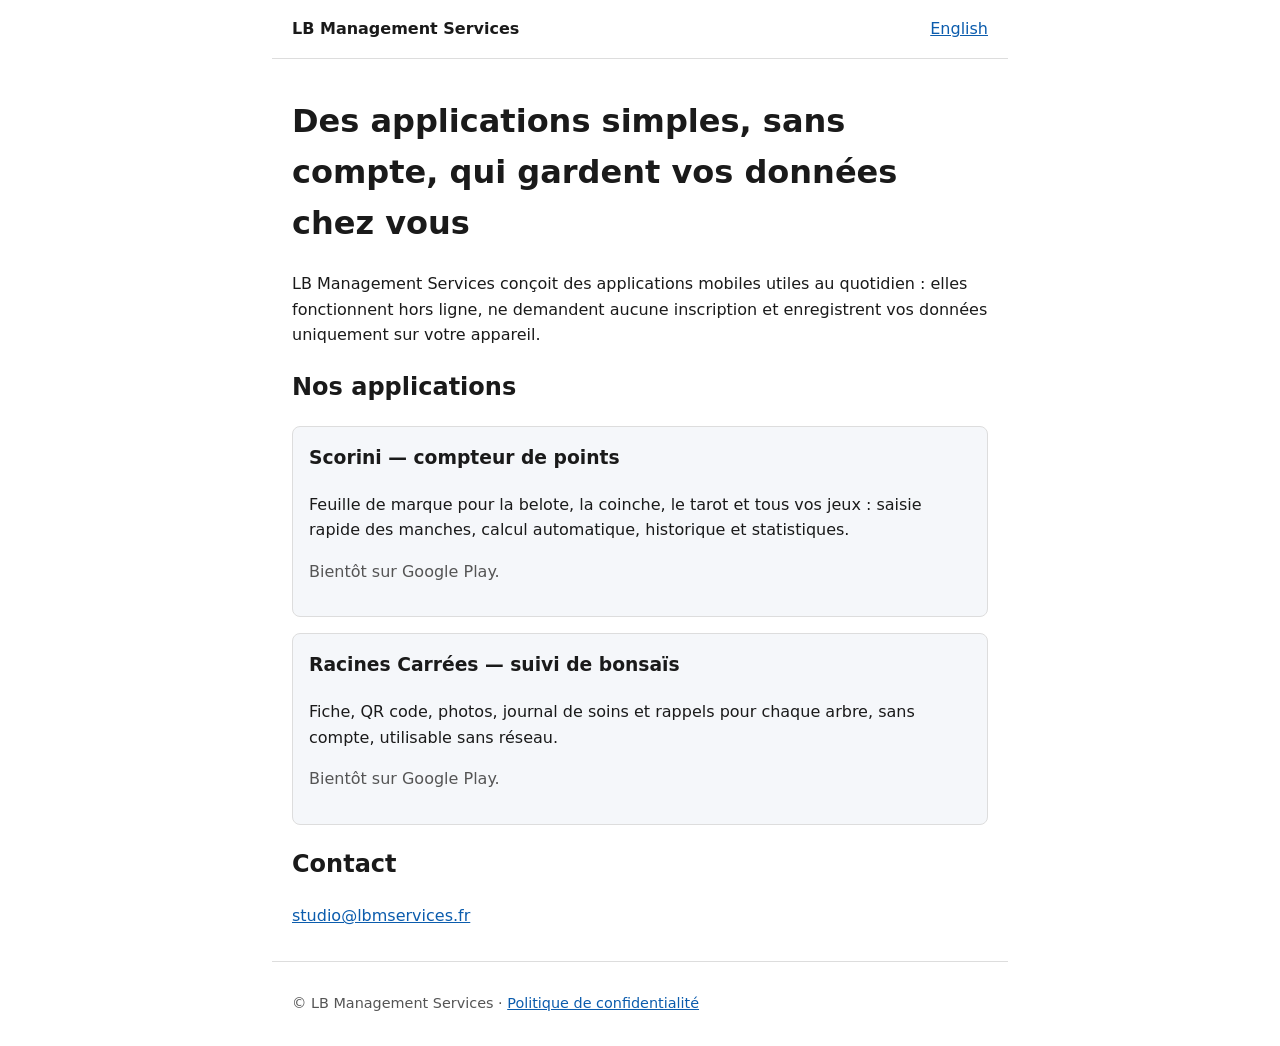
<file: index.html>
<!doctype html>
<html lang="fr">
  <head>
    <meta charset="utf-8" />
    <meta name="viewport" content="width=device-width, initial-scale=1" />
    <title>LB Management Services — applications mobiles</title>
    <meta
      name="description"
      content="LB Management Services édite des applications mobiles simples et respectueuses de la vie privée."
    />
    <link rel="stylesheet" href="style.css" />
    <link rel="alternate" hreflang="en" href="en/" />
  </head>
  <body>
    <header>
      <a class="brand" href="./">LB Management Services</a>
      <a href="en/" hreflang="en" lang="en">English</a>
    </header>
    <main>
      <h1>Des applications simples, sans compte, qui gardent vos données chez vous</h1>
      <p>
        LB Management Services conçoit des applications mobiles utiles au quotidien : elles
        fonctionnent hors ligne, ne demandent aucune inscription et enregistrent vos données
        uniquement sur votre appareil.
      </p>

      <h2>Nos applications</h2>
      <ul class="apps">
        <li>
          <h3>Scorini — compteur de points</h3>
          <p>
            Feuille de marque pour la belote, la coinche, le tarot et tous vos jeux : saisie rapide
            des manches, calcul automatique, historique et statistiques.
          </p>
          <p class="muted">Bientôt sur Google Play.</p>
        </li>
        <li>
          <h3>Racines Carrées — suivi de bonsaïs</h3>
          <p>
            Fiche, QR code, photos, journal de soins et rappels pour chaque arbre, sans compte,
            utilisable sans réseau.
          </p>
          <p class="muted">Bientôt sur Google Play.</p>
        </li>
      </ul>

      <h2>Contact</h2>
      <p><a href="mailto:studio@lbmservices.fr">studio@lbmservices.fr</a></p>
    </main>
    <footer>
      <p>
        © LB Management Services ·
        <a href="confidentialite.html">Politique de confidentialité</a>
      </p>
    </footer>
  </body>
</html>
</file>
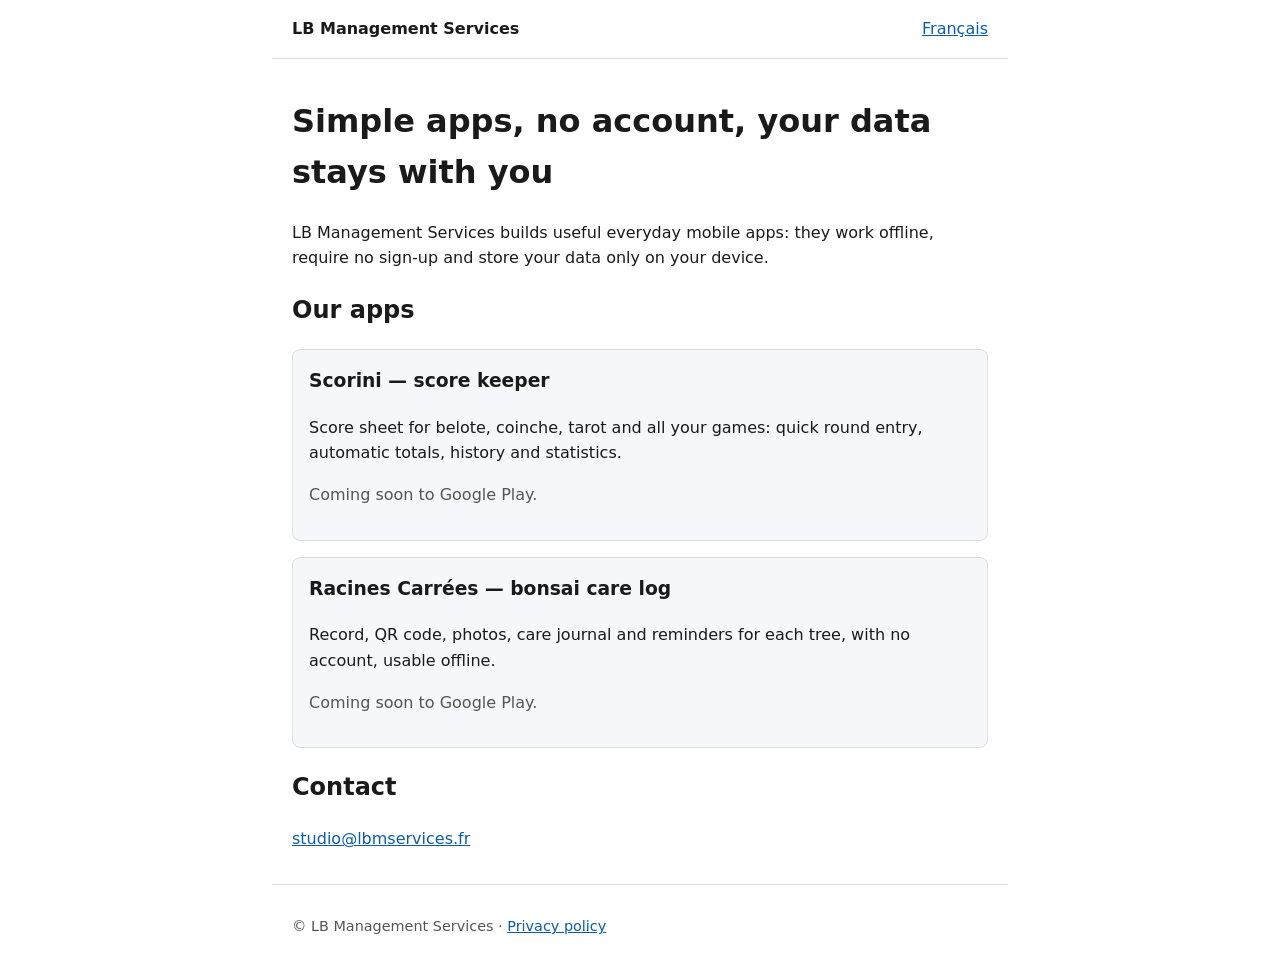
<file: en/index.html>
<!doctype html>
<html lang="en">
  <head>
    <meta charset="utf-8" />
    <meta name="viewport" content="width=device-width, initial-scale=1" />
    <title>LB Management Services — mobile apps</title>
    <meta
      name="description"
      content="LB Management Services publishes simple, privacy-friendly mobile apps."
    />
    <link rel="stylesheet" href="../style.css" />
    <link rel="alternate" hreflang="fr" href="../" />
  </head>
  <body>
    <header>
      <a class="brand" href="./">LB Management Services</a>
      <a href="../" hreflang="fr" lang="fr">Français</a>
    </header>
    <main>
      <h1>Simple apps, no account, your data stays with you</h1>
      <p>
        LB Management Services builds useful everyday mobile apps: they work offline, require no
        sign-up and store your data only on your device.
      </p>

      <h2>Our apps</h2>
      <ul class="apps">
        <li>
          <h3>Scorini — score keeper</h3>
          <p>
            Score sheet for belote, coinche, tarot and all your games: quick round entry, automatic
            totals, history and statistics.
          </p>
          <p class="muted">Coming soon to Google Play.</p>
        </li>
        <li>
          <h3>Racines Carrées — bonsai care log</h3>
          <p>
            Record, QR code, photos, care journal and reminders for each tree, with no account,
            usable offline.
          </p>
          <p class="muted">Coming soon to Google Play.</p>
        </li>
      </ul>

      <h2>Contact</h2>
      <p><a href="mailto:studio@lbmservices.fr">studio@lbmservices.fr</a></p>
    </main>
    <footer>
      <p>
        © LB Management Services ·
        <a href="privacy.html">Privacy policy</a>
      </p>
    </footer>
  </body>
</html>
</file>
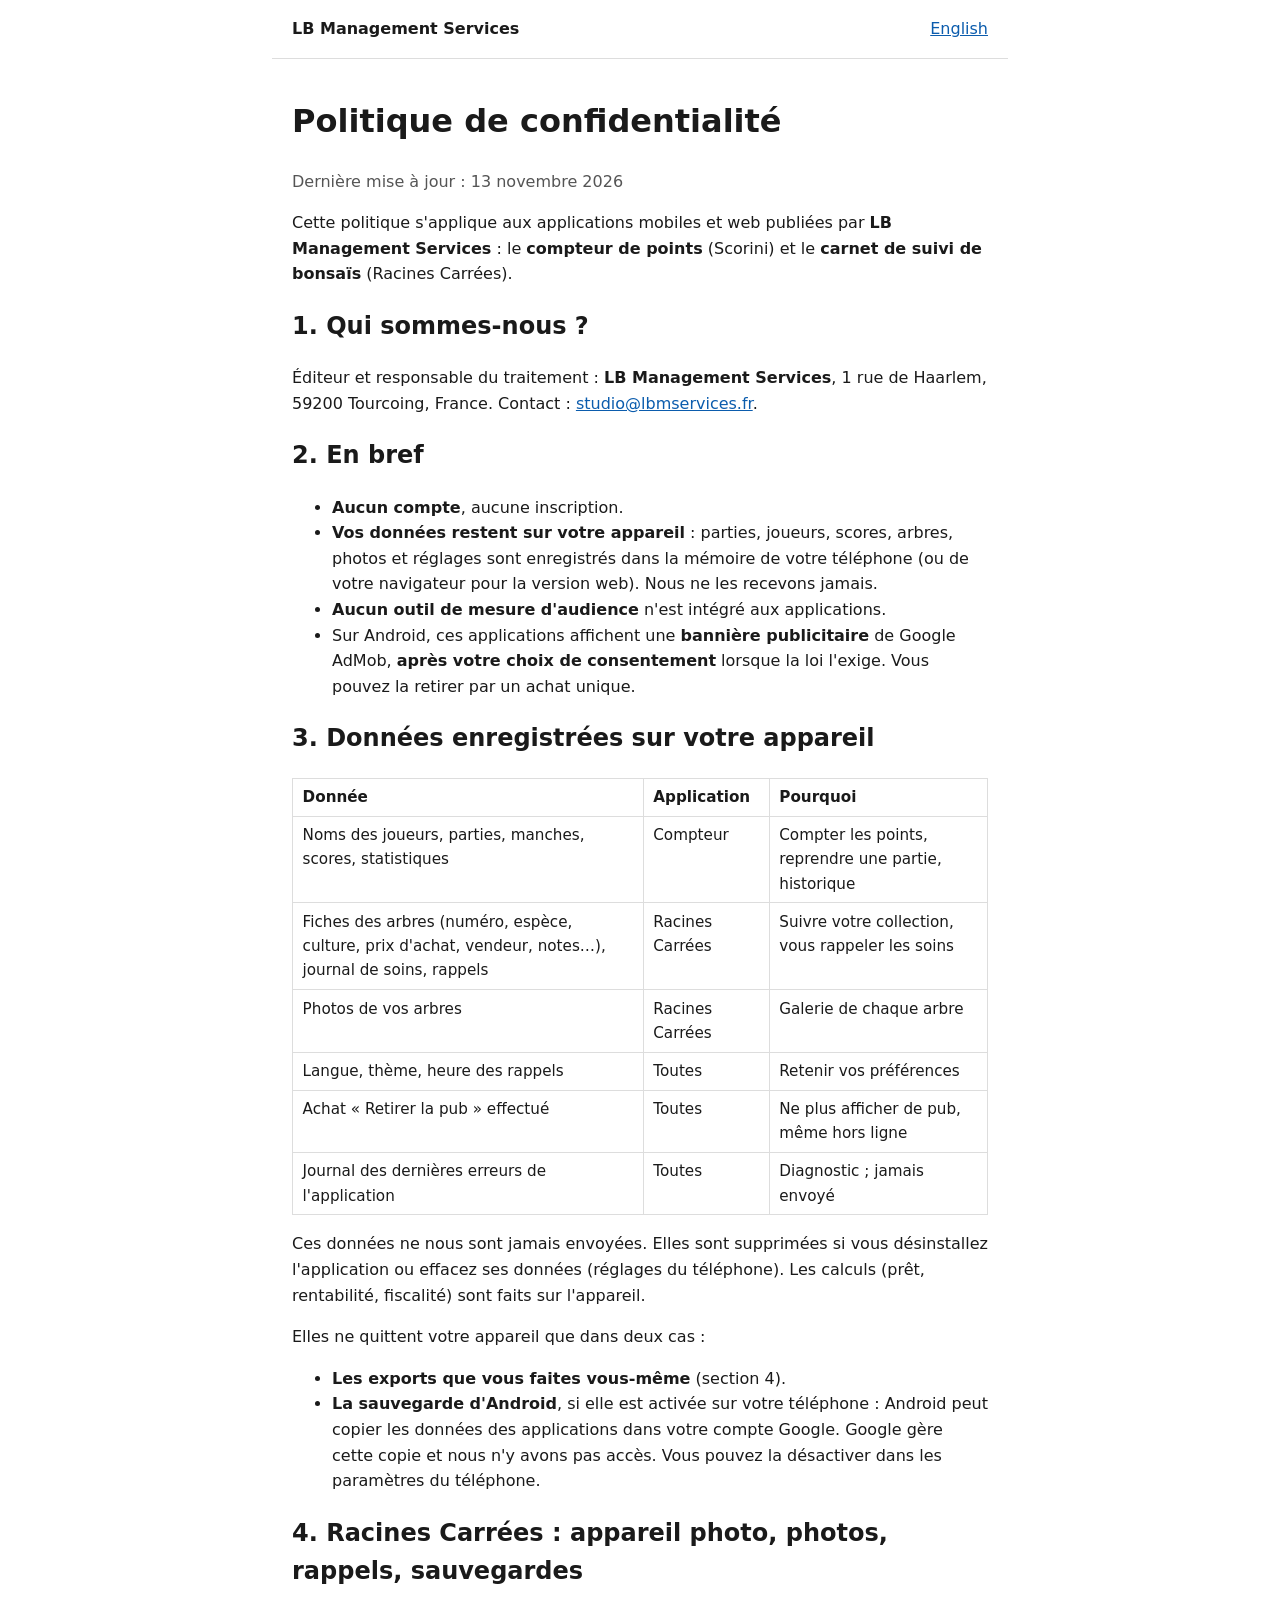
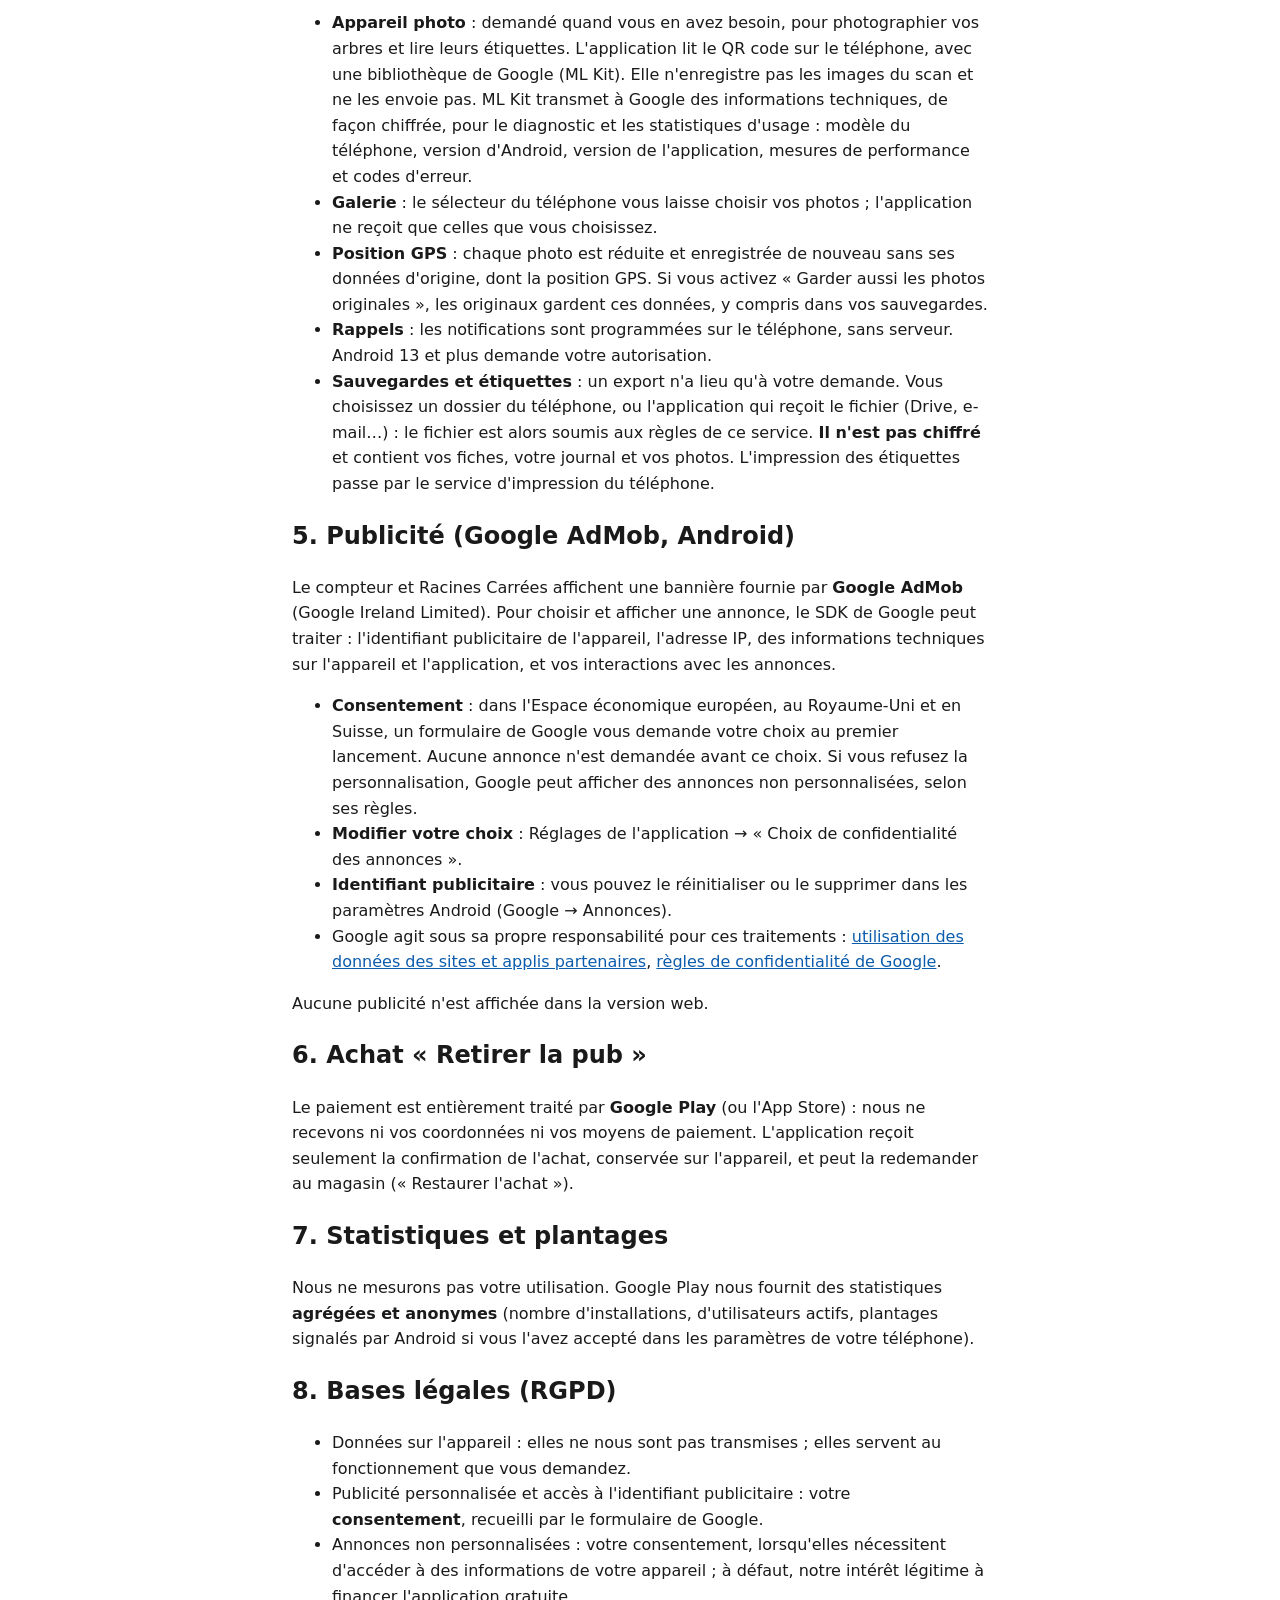
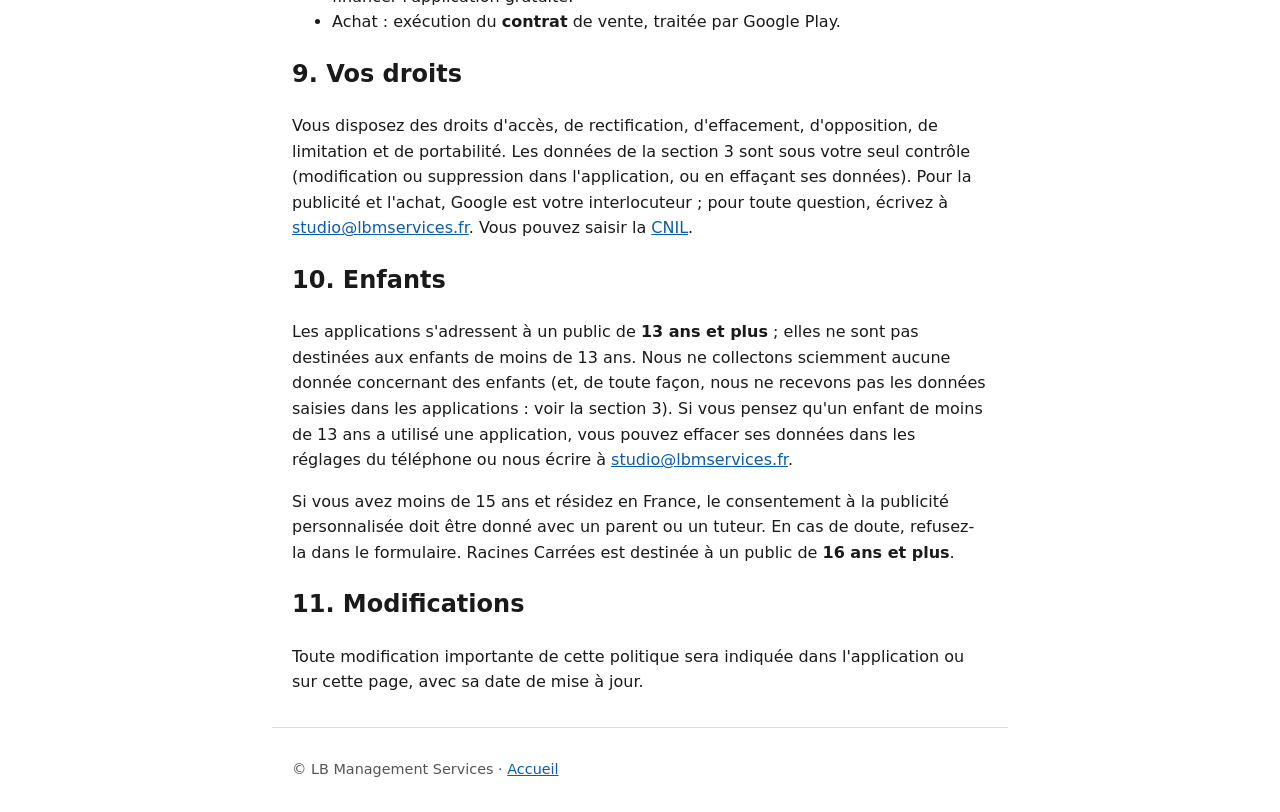
<file: confidentialite.html>
<!doctype html>
<html lang="fr">
  <head>
    <meta charset="utf-8" />
    <meta name="viewport" content="width=device-width, initial-scale=1" />
    <title>Politique de confidentialité — LB Management Services</title>
    <link rel="stylesheet" href="style.css" />
    <link rel="alternate" hreflang="en" href="en/privacy.html" />
  </head>
  <body>
    <header>
      <a class="brand" href="./">LB Management Services</a>
      <a href="en/privacy.html" hreflang="en" lang="en">English</a>
    </header>
    <main>
      <h1>Politique de confidentialité</h1>
      <p class="muted">Dernière mise à jour : 13 novembre 2026</p>
      <p>
        Cette politique s'applique aux applications mobiles et web publiées par
        <strong>LB Management Services</strong> : le <strong>compteur de points</strong> (Scorini)
        et le <strong>carnet de suivi de bonsaïs</strong> (Racines Carrées).
      </p>

      <h2>1. Qui sommes-nous ?</h2>
      <p>
        Éditeur et responsable du traitement : <strong>LB Management Services</strong>, 1 rue de
        Haarlem, 59200 Tourcoing, France. Contact :
        <a href="mailto:studio@lbmservices.fr">studio@lbmservices.fr</a>.
      </p>

      <h2>2. En bref</h2>
      <ul>
        <li><strong>Aucun compte</strong>, aucune inscription.</li>
        <li>
          <strong>Vos données restent sur votre appareil</strong> : parties, joueurs, scores,
          arbres, photos et réglages sont enregistrés dans la mémoire de votre téléphone (ou de
          votre navigateur pour la version web). Nous ne les recevons jamais.
        </li>
        <li><strong>Aucun outil de mesure d'audience</strong> n'est intégré aux applications.</li>
        <li>
          Sur Android, ces applications affichent une <strong>bannière publicitaire</strong> de
          Google AdMob, <strong>après votre choix de consentement</strong> lorsque la loi l'exige.
          Vous pouvez la retirer par un achat unique.
        </li>
      </ul>

      <h2>3. Données enregistrées sur votre appareil</h2>
      <table>
        <thead>
          <tr>
            <th>Donnée</th>
            <th>Application</th>
            <th>Pourquoi</th>
          </tr>
        </thead>
        <tbody>
          <tr>
            <td>Noms des joueurs, parties, manches, scores, statistiques</td>
            <td>Compteur</td>
            <td>Compter les points, reprendre une partie, historique</td>
          </tr>
          <tr>
            <td>
              Fiches des arbres (numéro, espèce, culture, prix d'achat, vendeur, notes…), journal de
              soins, rappels
            </td>
            <td>Racines Carrées</td>
            <td>Suivre votre collection, vous rappeler les soins</td>
          </tr>
          <tr>
            <td>Photos de vos arbres</td>
            <td>Racines Carrées</td>
            <td>Galerie de chaque arbre</td>
          </tr>
          <tr>
            <td>Langue, thème, heure des rappels</td>
            <td>Toutes</td>
            <td>Retenir vos préférences</td>
          </tr>
          <tr>
            <td>Achat « Retirer la pub » effectué</td>
            <td>Toutes</td>
            <td>Ne plus afficher de pub, même hors ligne</td>
          </tr>
          <tr>
            <td>Journal des dernières erreurs de l'application</td>
            <td>Toutes</td>
            <td>Diagnostic ; jamais envoyé</td>
          </tr>
        </tbody>
      </table>
      <p>
        Ces données ne nous sont jamais envoyées. Elles sont supprimées si vous désinstallez
        l'application ou effacez ses données (réglages du téléphone). Les calculs (prêt,
        rentabilité, fiscalité) sont faits sur l'appareil.
      </p>
      <p>Elles ne quittent votre appareil que dans deux cas :</p>
      <ul>
        <li><strong>Les exports que vous faites vous-même</strong> (section 4).</li>
        <li>
          <strong>La sauvegarde d'Android</strong>, si elle est activée sur votre téléphone :
          Android peut copier les données des applications dans votre compte Google. Google gère
          cette copie et nous n'y avons pas accès. Vous pouvez la désactiver dans les paramètres du
          téléphone.
        </li>
      </ul>

      <h2>4. Racines Carrées : appareil photo, photos, rappels, sauvegardes</h2>
      <ul>
        <li>
          <strong>Appareil photo</strong> : demandé quand vous en avez besoin, pour photographier
          vos arbres et lire leurs étiquettes. L'application lit le QR code sur le téléphone, avec
          une bibliothèque de Google (ML Kit). Elle n'enregistre pas les images du scan et ne les
          envoie pas. ML Kit transmet à Google des informations techniques, de façon chiffrée, pour
          le diagnostic et les statistiques d'usage : modèle du téléphone, version d'Android,
          version de l'application, mesures de performance et codes d'erreur.
        </li>
        <li>
          <strong>Galerie</strong> : le sélecteur du téléphone vous laisse choisir vos photos ;
          l'application ne reçoit que celles que vous choisissez.
        </li>
        <li>
          <strong>Position GPS</strong> : chaque photo est réduite et enregistrée de nouveau sans
          ses données d'origine, dont la position GPS. Si vous activez « Garder aussi les photos
          originales », les originaux gardent ces données, y compris dans vos sauvegardes.
        </li>
        <li>
          <strong>Rappels</strong> : les notifications sont programmées sur le téléphone, sans
          serveur. Android 13 et plus demande votre autorisation.
        </li>
        <li>
          <strong>Sauvegardes et étiquettes</strong> : un export n'a lieu qu'à votre demande. Vous
          choisissez un dossier du téléphone, ou l'application qui reçoit le fichier (Drive,
          e-mail…) : le fichier est alors soumis aux règles de ce service.
          <strong>Il n'est pas chiffré</strong> et contient vos fiches, votre journal et vos photos.
          L'impression des étiquettes passe par le service d'impression du téléphone.
        </li>
      </ul>

      <h2>5. Publicité (Google AdMob, Android)</h2>
      <p>
        Le compteur et Racines Carrées affichent une bannière fournie par
        <strong>Google AdMob</strong> (Google Ireland Limited). Pour choisir et afficher une
        annonce, le SDK de Google peut traiter : l'identifiant publicitaire de l'appareil, l'adresse
        IP, des informations techniques sur l'appareil et l'application, et vos interactions avec
        les annonces.
      </p>
      <ul>
        <li>
          <strong>Consentement</strong> : dans l'Espace économique européen, au Royaume-Uni et en
          Suisse, un formulaire de Google vous demande votre choix au premier lancement. Aucune
          annonce n'est demandée avant ce choix. Si vous refusez la personnalisation, Google peut
          afficher des annonces non personnalisées, selon ses règles.
        </li>
        <li>
          <strong>Modifier votre choix</strong> : Réglages de l'application → « Choix de
          confidentialité des annonces ».
        </li>
        <li>
          <strong>Identifiant publicitaire</strong> : vous pouvez le réinitialiser ou le supprimer
          dans les paramètres Android (Google → Annonces).
        </li>
        <li>
          Google agit sous sa propre responsabilité pour ces traitements :
          <a href="https://policies.google.com/technologies/partner-sites"
            >utilisation des données des sites et applis partenaires</a
          >, <a href="https://policies.google.com/privacy">règles de confidentialité de Google</a>.
        </li>
      </ul>
      <p>Aucune publicité n'est affichée dans la version web.</p>

      <h2>6. Achat « Retirer la pub »</h2>
      <p>
        Le paiement est entièrement traité par <strong>Google Play</strong> (ou l'App Store) : nous
        ne recevons ni vos coordonnées ni vos moyens de paiement. L'application reçoit seulement la
        confirmation de l'achat, conservée sur l'appareil, et peut la redemander au magasin («
        Restaurer l'achat »).
      </p>

      <h2>7. Statistiques et plantages</h2>
      <p>
        Nous ne mesurons pas votre utilisation. Google Play nous fournit des statistiques
        <strong>agrégées et anonymes</strong> (nombre d'installations, d'utilisateurs actifs,
        plantages signalés par Android si vous l'avez accepté dans les paramètres de votre
        téléphone).
      </p>

      <h2>8. Bases légales (RGPD)</h2>
      <ul>
        <li>
          Données sur l'appareil : elles ne nous sont pas transmises ; elles servent au
          fonctionnement que vous demandez.
        </li>
        <li>
          Publicité personnalisée et accès à l'identifiant publicitaire : votre
          <strong>consentement</strong>, recueilli par le formulaire de Google.
        </li>
        <li>
          Annonces non personnalisées : votre consentement, lorsqu'elles nécessitent d'accéder à des
          informations de votre appareil ; à défaut, notre intérêt légitime à financer l'application
          gratuite.
        </li>
        <li>Achat : exécution du <strong>contrat</strong> de vente, traitée par Google Play.</li>
      </ul>

      <h2>9. Vos droits</h2>
      <p>
        Vous disposez des droits d'accès, de rectification, d'effacement, d'opposition, de
        limitation et de portabilité. Les données de la section 3 sont sous votre seul contrôle
        (modification ou suppression dans l'application, ou en effaçant ses données). Pour la
        publicité et l'achat, Google est votre interlocuteur ; pour toute question, écrivez à
        <a href="mailto:studio@lbmservices.fr">studio@lbmservices.fr</a>. Vous pouvez saisir la
        <a href="https://www.cnil.fr">CNIL</a>.
      </p>

      <h2>10. Enfants</h2>
      <p>
        Les applications s'adressent à un public de <strong>13 ans et plus</strong> ; elles ne sont
        pas destinées aux enfants de moins de 13 ans. Nous ne collectons sciemment aucune donnée
        concernant des enfants (et, de toute façon, nous ne recevons pas les données saisies dans
        les applications : voir la section 3). Si vous pensez qu'un enfant de moins de 13 ans a
        utilisé une application, vous pouvez effacer ses données dans les réglages du téléphone ou
        nous écrire à <a href="mailto:studio@lbmservices.fr">studio@lbmservices.fr</a>.
      </p>
      <p>
        Si vous avez moins de 15 ans et résidez en France, le consentement à la publicité
        personnalisée doit être donné avec un parent ou un tuteur. En cas de doute, refusez-la dans
        le formulaire. Racines Carrées est destinée à un public de <strong>16 ans et plus</strong>.
      </p>

      <h2>11. Modifications</h2>
      <p>
        Toute modification importante de cette politique sera indiquée dans l'application ou sur
        cette page, avec sa date de mise à jour.
      </p>
    </main>
    <footer>
      <p>© LB Management Services · <a href="./">Accueil</a></p>
    </footer>
  </body>
</html>
</file>
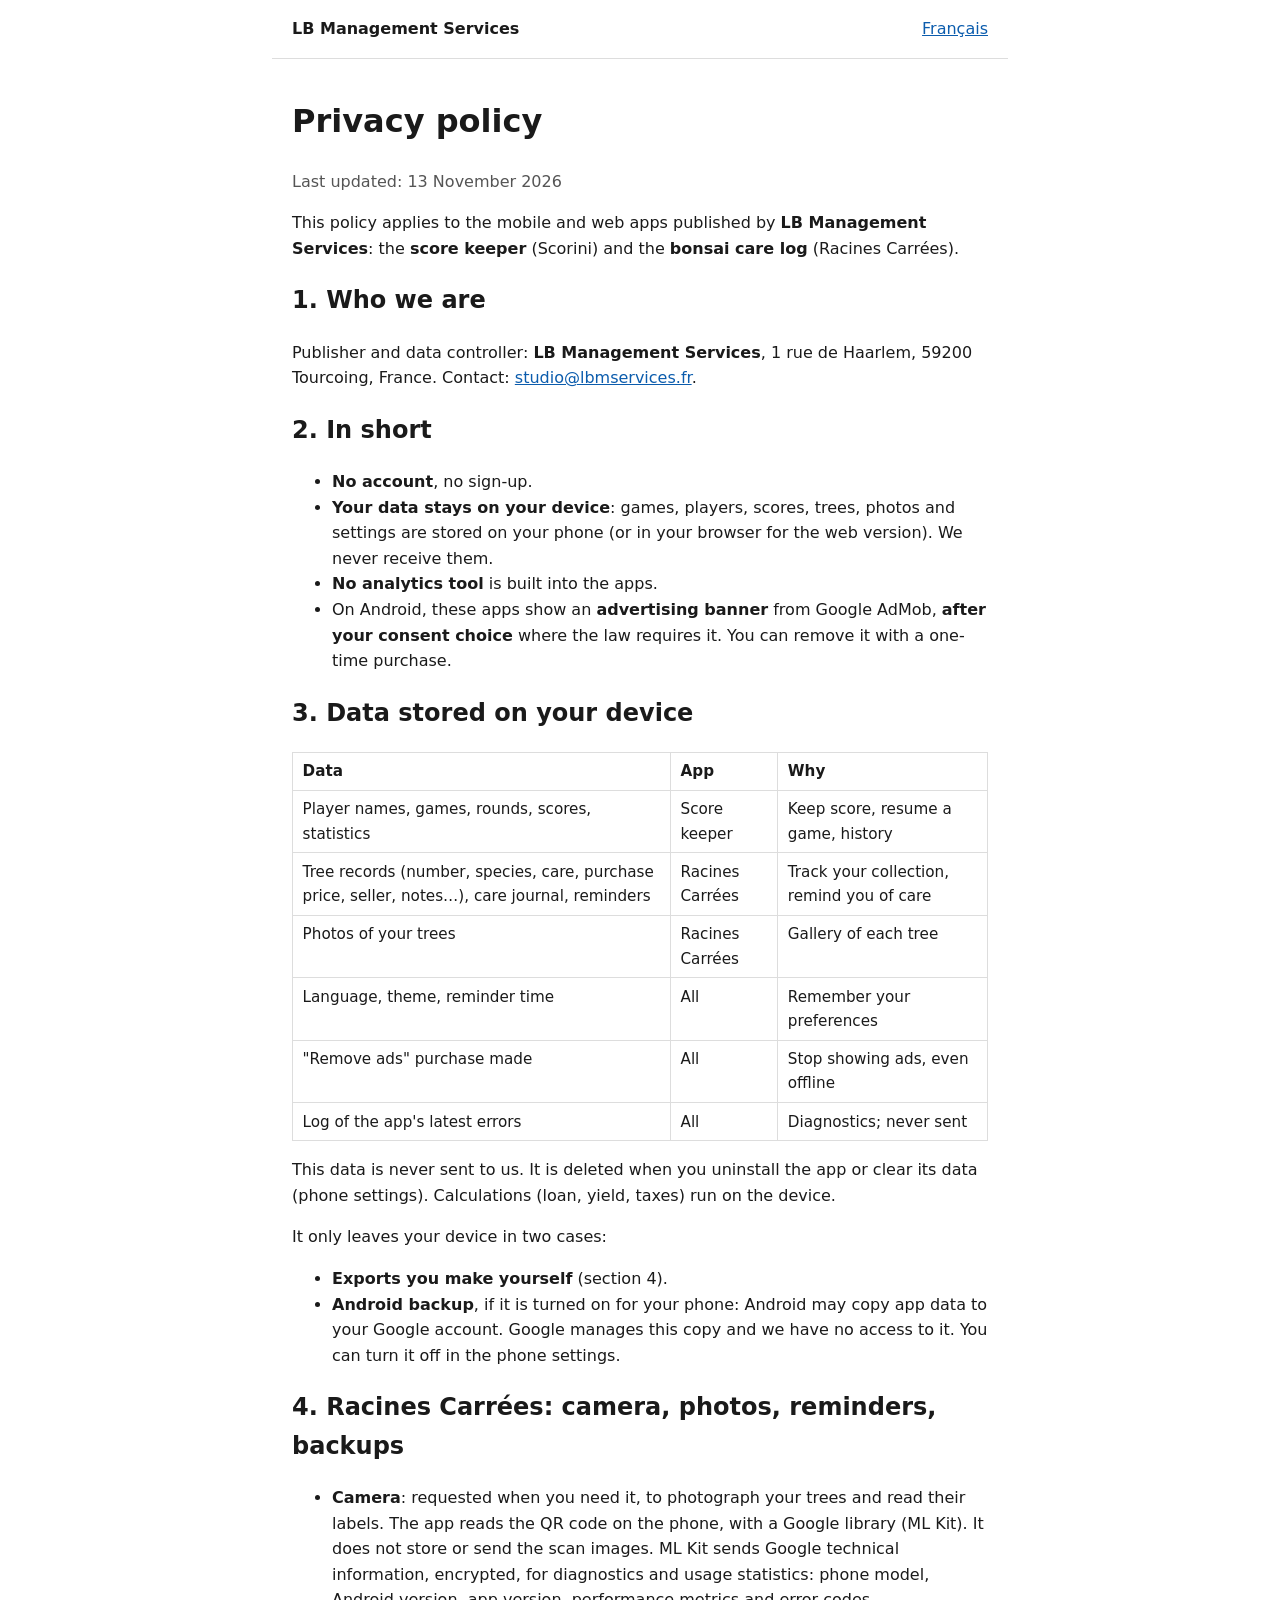
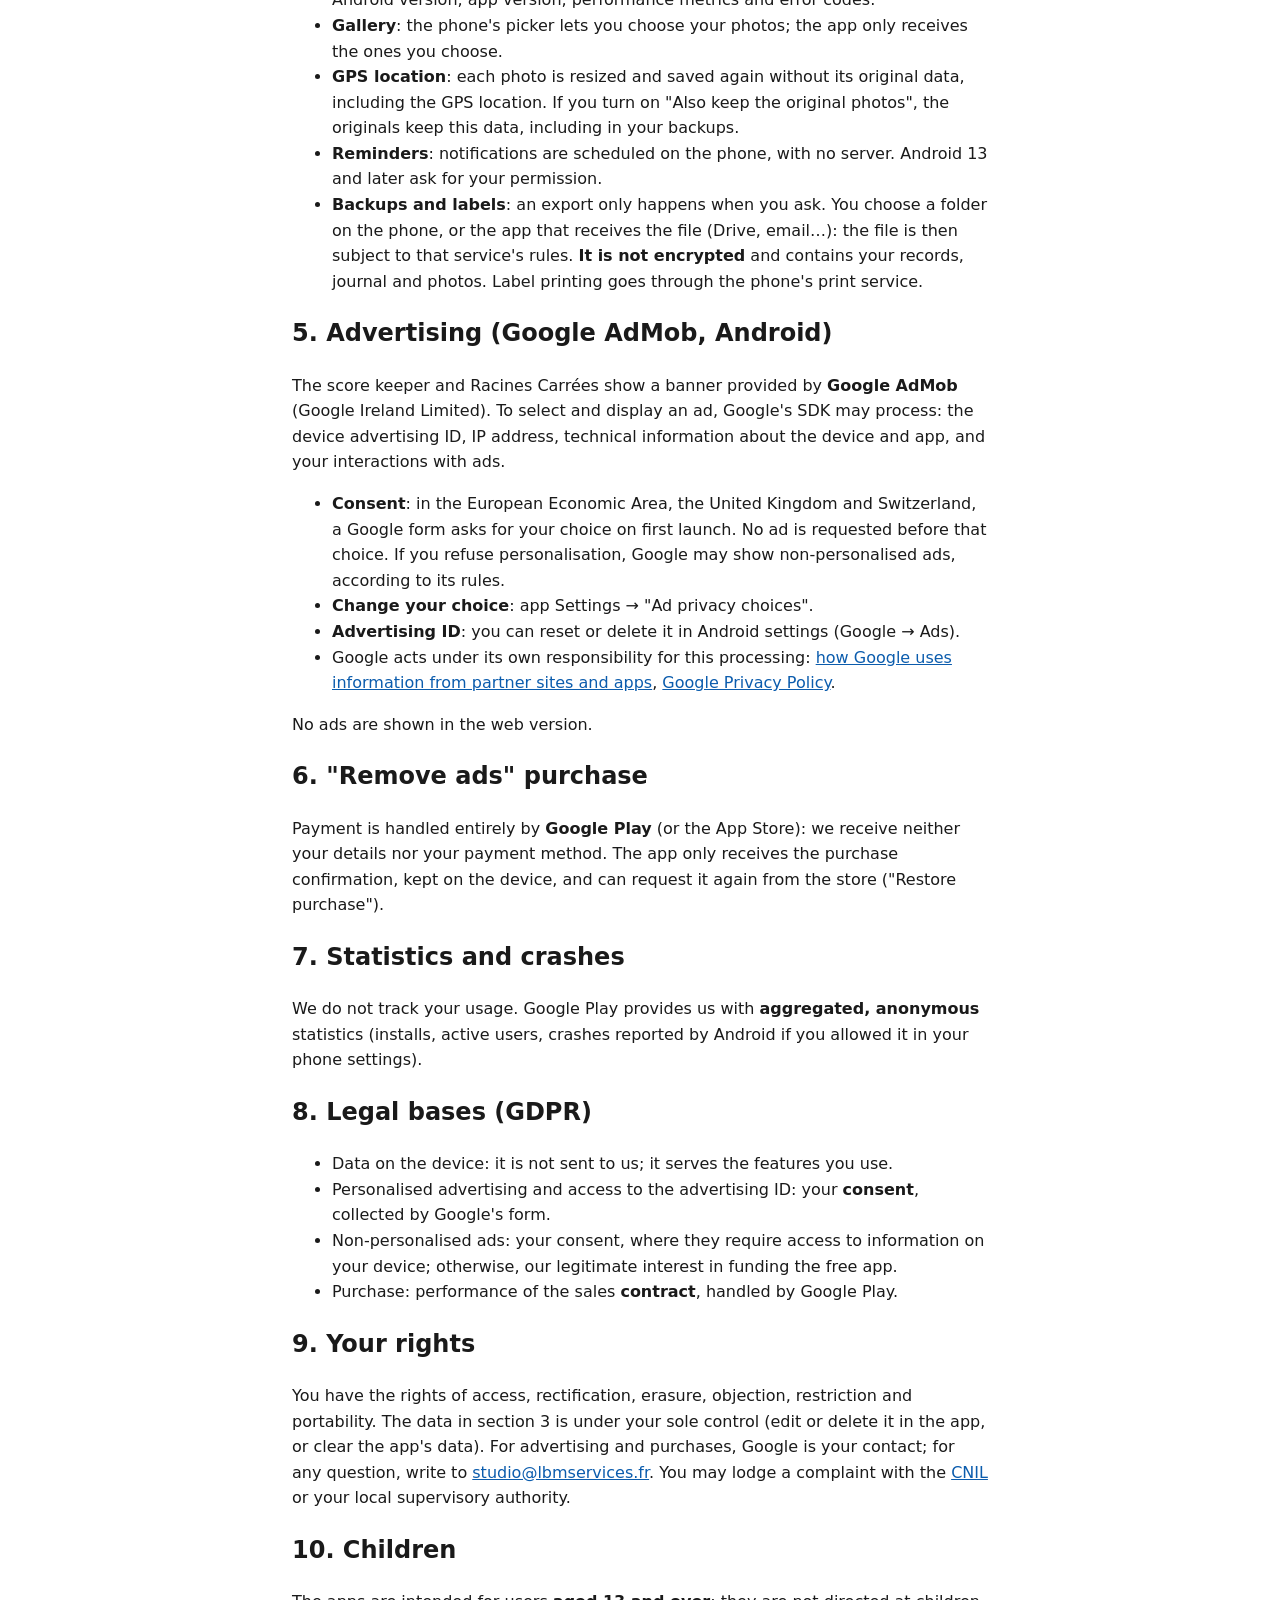
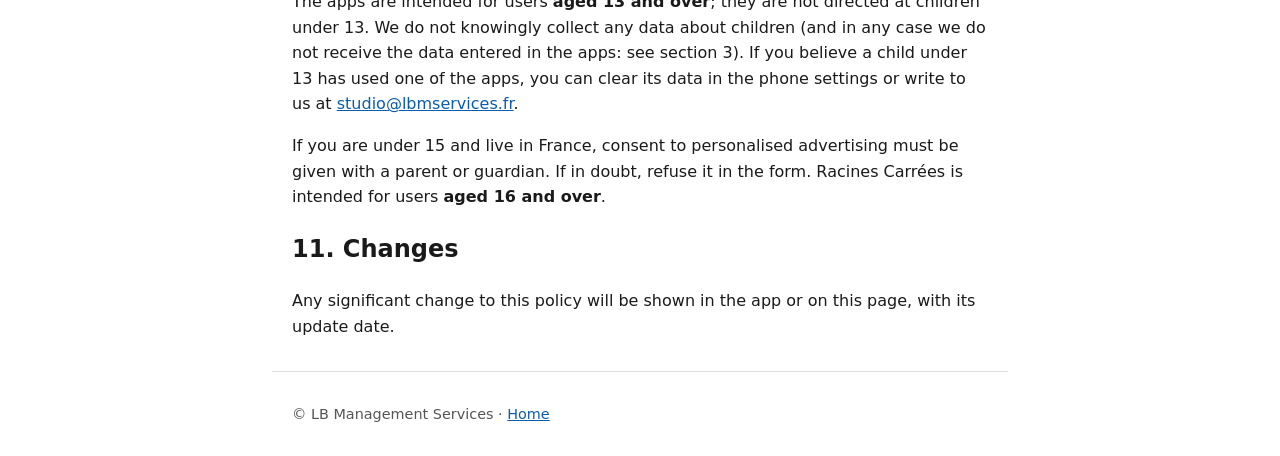
<file: en/privacy.html>
<!doctype html>
<html lang="en">
  <head>
    <meta charset="utf-8" />
    <meta name="viewport" content="width=device-width, initial-scale=1" />
    <title>Privacy policy — LB Management Services</title>
    <link rel="stylesheet" href="../style.css" />
    <link rel="alternate" hreflang="fr" href="../confidentialite.html" />
  </head>
  <body>
    <header>
      <a class="brand" href="./">LB Management Services</a>
      <a href="../confidentialite.html" hreflang="fr" lang="fr">Français</a>
    </header>
    <main>
      <h1>Privacy policy</h1>
      <p class="muted">Last updated: 13 November 2026</p>
      <p>
        This policy applies to the mobile and web apps published by
        <strong>LB Management Services</strong>: the <strong>score keeper</strong> (Scorini) and the
        <strong>bonsai care log</strong> (Racines Carrées).
      </p>

      <h2>1. Who we are</h2>
      <p>
        Publisher and data controller: <strong>LB Management Services</strong>, 1 rue de Haarlem,
        59200 Tourcoing, France. Contact:
        <a href="mailto:studio@lbmservices.fr">studio@lbmservices.fr</a>.
      </p>

      <h2>2. In short</h2>
      <ul>
        <li><strong>No account</strong>, no sign-up.</li>
        <li>
          <strong>Your data stays on your device</strong>: games, players, scores, trees, photos and
          settings are stored on your phone (or in your browser for the web version). We never
          receive them.
        </li>
        <li><strong>No analytics tool</strong> is built into the apps.</li>
        <li>
          On Android, these apps show an <strong>advertising banner</strong> from Google AdMob,
          <strong>after your consent choice</strong> where the law requires it. You can remove it
          with a one-time purchase.
        </li>
      </ul>

      <h2>3. Data stored on your device</h2>
      <table>
        <thead>
          <tr>
            <th>Data</th>
            <th>App</th>
            <th>Why</th>
          </tr>
        </thead>
        <tbody>
          <tr>
            <td>Player names, games, rounds, scores, statistics</td>
            <td>Score keeper</td>
            <td>Keep score, resume a game, history</td>
          </tr>
          <tr>
            <td>
              Tree records (number, species, care, purchase price, seller, notes…), care journal,
              reminders
            </td>
            <td>Racines Carrées</td>
            <td>Track your collection, remind you of care</td>
          </tr>
          <tr>
            <td>Photos of your trees</td>
            <td>Racines Carrées</td>
            <td>Gallery of each tree</td>
          </tr>
          <tr>
            <td>Language, theme, reminder time</td>
            <td>All</td>
            <td>Remember your preferences</td>
          </tr>
          <tr>
            <td>"Remove ads" purchase made</td>
            <td>All</td>
            <td>Stop showing ads, even offline</td>
          </tr>
          <tr>
            <td>Log of the app's latest errors</td>
            <td>All</td>
            <td>Diagnostics; never sent</td>
          </tr>
        </tbody>
      </table>
      <p>
        This data is never sent to us. It is deleted when you uninstall the app or clear its data
        (phone settings). Calculations (loan, yield, taxes) run on the device.
      </p>
      <p>It only leaves your device in two cases:</p>
      <ul>
        <li><strong>Exports you make yourself</strong> (section 4).</li>
        <li>
          <strong>Android backup</strong>, if it is turned on for your phone: Android may copy app
          data to your Google account. Google manages this copy and we have no access to it. You can
          turn it off in the phone settings.
        </li>
      </ul>

      <h2>4. Racines Carrées: camera, photos, reminders, backups</h2>
      <ul>
        <li>
          <strong>Camera</strong>: requested when you need it, to photograph your trees and read
          their labels. The app reads the QR code on the phone, with a Google library (ML Kit). It
          does not store or send the scan images. ML Kit sends Google technical information,
          encrypted, for diagnostics and usage statistics: phone model, Android version, app
          version, performance metrics and error codes.
        </li>
        <li>
          <strong>Gallery</strong>: the phone's picker lets you choose your photos; the app only
          receives the ones you choose.
        </li>
        <li>
          <strong>GPS location</strong>: each photo is resized and saved again without its original
          data, including the GPS location. If you turn on "Also keep the original photos", the
          originals keep this data, including in your backups.
        </li>
        <li>
          <strong>Reminders</strong>: notifications are scheduled on the phone, with no server.
          Android 13 and later ask for your permission.
        </li>
        <li>
          <strong>Backups and labels</strong>: an export only happens when you ask. You choose a
          folder on the phone, or the app that receives the file (Drive, email…): the file is then
          subject to that service's rules. <strong>It is not encrypted</strong> and contains your
          records, journal and photos. Label printing goes through the phone's print service.
        </li>
      </ul>

      <h2>5. Advertising (Google AdMob, Android)</h2>
      <p>
        The score keeper and Racines Carrées show a banner provided by
        <strong>Google AdMob</strong> (Google Ireland Limited). To select and display an ad,
        Google's SDK may process: the device advertising ID, IP address, technical information about
        the device and app, and your interactions with ads.
      </p>
      <ul>
        <li>
          <strong>Consent</strong>: in the European Economic Area, the United Kingdom and
          Switzerland, a Google form asks for your choice on first launch. No ad is requested before
          that choice. If you refuse personalisation, Google may show non-personalised ads,
          according to its rules.
        </li>
        <li><strong>Change your choice</strong>: app Settings → "Ad privacy choices".</li>
        <li>
          <strong>Advertising ID</strong>: you can reset or delete it in Android settings (Google →
          Ads).
        </li>
        <li>
          Google acts under its own responsibility for this processing:
          <a href="https://policies.google.com/technologies/partner-sites"
            >how Google uses information from partner sites and apps</a
          >, <a href="https://policies.google.com/privacy">Google Privacy Policy</a>.
        </li>
      </ul>
      <p>No ads are shown in the web version.</p>

      <h2>6. "Remove ads" purchase</h2>
      <p>
        Payment is handled entirely by <strong>Google Play</strong> (or the App Store): we receive
        neither your details nor your payment method. The app only receives the purchase
        confirmation, kept on the device, and can request it again from the store ("Restore
        purchase").
      </p>

      <h2>7. Statistics and crashes</h2>
      <p>
        We do not track your usage. Google Play provides us with
        <strong>aggregated, anonymous</strong> statistics (installs, active users, crashes reported
        by Android if you allowed it in your phone settings).
      </p>

      <h2>8. Legal bases (GDPR)</h2>
      <ul>
        <li>Data on the device: it is not sent to us; it serves the features you use.</li>
        <li>
          Personalised advertising and access to the advertising ID: your
          <strong>consent</strong>, collected by Google's form.
        </li>
        <li>
          Non-personalised ads: your consent, where they require access to information on your
          device; otherwise, our legitimate interest in funding the free app.
        </li>
        <li>
          Purchase: performance of the sales <strong>contract</strong>, handled by Google Play.
        </li>
      </ul>

      <h2>9. Your rights</h2>
      <p>
        You have the rights of access, rectification, erasure, objection, restriction and
        portability. The data in section 3 is under your sole control (edit or delete it in the app,
        or clear the app's data). For advertising and purchases, Google is your contact; for any
        question, write to
        <a href="mailto:studio@lbmservices.fr">studio@lbmservices.fr</a>. You may lodge a complaint
        with the <a href="https://www.cnil.fr">CNIL</a> or your local supervisory authority.
      </p>

      <h2>10. Children</h2>
      <p>
        The apps are intended for users <strong>aged 13 and over</strong>; they are not directed at
        children under 13. We do not knowingly collect any data about children (and in any case we
        do not receive the data entered in the apps: see section 3). If you believe a child under 13
        has used one of the apps, you can clear its data in the phone settings or write to us at
        <a href="mailto:studio@lbmservices.fr">studio@lbmservices.fr</a>.
      </p>
      <p>
        If you are under 15 and live in France, consent to personalised advertising must be given
        with a parent or guardian. If in doubt, refuse it in the form. Racines Carrées is intended
        for users <strong>aged 16 and over</strong>.
      </p>

      <h2>11. Changes</h2>
      <p>
        Any significant change to this policy will be shown in the app or on this page, with its
        update date.
      </p>
    </main>
    <footer>
      <p>© LB Management Services · <a href="./">Home</a></p>
    </footer>
  </body>
</html>
</file>
<file: style.css>
/* Site public de LB Management Services : statique, sans outil de build, clair/sombre. */
:root {
  color-scheme: light dark;
  --bg: #ffffff;
  --text: #1a1a1a;
  --muted: #555555;
  --accent: #0b5cad;
  --border: #dddddd;
  --card: #f5f7fa;
}

@media (prefers-color-scheme: dark) {
  :root {
    --bg: #121212;
    --text: #ececec;
    --muted: #b0b0b0;
    --accent: #7ab8ff;
    --border: #333333;
    --card: #1e1e1e;
  }
}

* {
  box-sizing: border-box;
}

body {
  margin: 0;
  background: var(--bg);
  color: var(--text);
  font-family:
    system-ui,
    -apple-system,
    'Segoe UI',
    Roboto,
    sans-serif;
  line-height: 1.6;
}

header,
main,
footer {
  max-width: 46rem;
  margin: 0 auto;
  padding: 1rem 1.25rem;
}

header {
  display: flex;
  justify-content: space-between;
  align-items: baseline;
  gap: 1rem;
  border-bottom: 1px solid var(--border);
}

header .brand {
  font-weight: 700;
  color: var(--text);
  text-decoration: none;
}

a {
  color: var(--accent);
}

.apps {
  display: grid;
  gap: 1rem;
  padding: 0;
  list-style: none;
}

.apps li {
  background: var(--card);
  border: 1px solid var(--border);
  border-radius: 0.5rem;
  padding: 1rem;
}

.apps h3 {
  margin-top: 0;
}

.muted,
footer {
  color: var(--muted);
}

footer {
  border-top: 1px solid var(--border);
  font-size: 0.9rem;
}

table {
  width: 100%;
  border-collapse: collapse;
  font-size: 0.95rem;
}

th,
td {
  border: 1px solid var(--border);
  padding: 0.4rem 0.6rem;
  text-align: left;
  vertical-align: top;
}

.draft {
  border: 2px dashed #c0392b;
  padding: 0.75rem 1rem;
  border-radius: 0.5rem;
}
</file>
